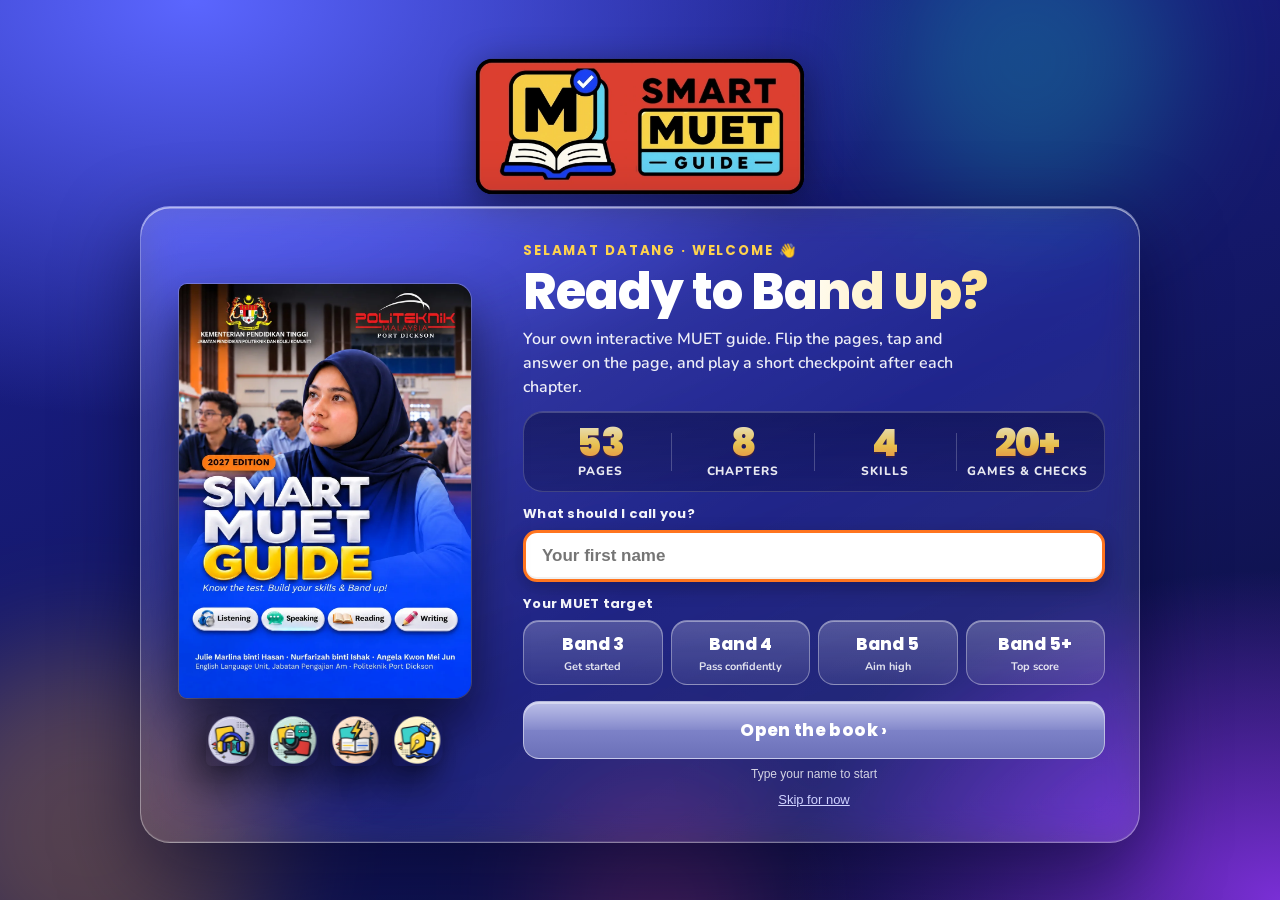
<file: index.html>
<!DOCTYPE html>
<html lang="en">
<head>
<meta charset="utf-8">
<meta name="viewport" content="width=device-width, initial-scale=1, viewport-fit=cover">
<title>Smart MUET Guide · Interactive eBook</title>
<meta name="description" content="Smart MUET Guide: an interactive flipbook with checkpoint activities after every unit.">
<link rel="icon" type="image/png" sizes="48x48" href="assets/favicon-48.png">
<link rel="apple-touch-icon" href="assets/apple-touch-icon.png">
<meta property="og:image" content="assets/icon-512.png">
<link rel="stylesheet" href="style.css?v=21">
<link rel="preconnect" href="https://fonts.googleapis.com"><link rel="preconnect" href="https://fonts.gstatic.com" crossorigin><link href="https://fonts.googleapis.com/css2?family=Poppins:wght@600;700;800;900&family=Nunito:wght@600;700;800&display=swap" rel="stylesheet">
</head>
<body>
<div id="app">

  <header class="top">
    <button id="btnToc" class="ico big" aria-label="Contents">☰ <span>Contents</span></button>
    <div class="brand">
      <img class="logo" src="assets/logo-icon.webp" alt="Smart MUET Guide" width="40" height="40">
      <div><b>Smart MUET Guide</b><small id="greet">Band Up! 2027 · Interactive eBook</small></div>
    </div>
    <div class="prog" title="Units completed"><span id="progTxt">0 / 8 units</span><i><b id="progBar"></b></i></div>
    <div class="tools">
      <button id="btnGuide" class="ico" aria-label="How to use this book" title="How to use this book">❓</button>
      <button id="btnSearch" class="ico" aria-label="Search" title="Search the guide">🔍</button>
      <div class="zoom" title="Zoom"><button id="zOut" aria-label="Zoom out">−</button><span id="zLbl">100%</span><button id="zIn" aria-label="Zoom in">+</button></div>
      <button id="btnPlay" class="ico" aria-label="Auto-flip" title="Auto-flip pages">▶</button>
      <button id="btnMark" class="ico" aria-label="Bookmark this page" title="Bookmark this page">☆</button>
      <button id="btnShare" class="ico" aria-label="Share link" title="Copy link to this page">📤</button>
      <button id="btnLinks" class="ico" aria-label="Show clickable links" title="Highlight clickable links">🔗</button>
      <button id="btnSound" class="ico" aria-label="Sound" title="Sound on/off">🔊</button>
      <button id="btnFocus" class="ico" aria-label="Full screen" title="Full screen">⛶</button>
    </div>
  </header>

  <main class="stage" id="stage">
    <button class="nav prev" id="btnPrev" aria-label="Previous page">‹</button>
    <div id="book"></div>
    <button class="nav next" id="btnNext" aria-label="Next page">›</button>
    <button id="cpBtn" class="cp" hidden></button>
    <div id="miniDock" class="mdock"></div>
    <div id="guide" class="guide" hidden role="dialog" aria-modal="true" aria-label="How to use this eBook"><div class="gcard"><div class="gtop"><span id="gStep"></span><button id="gX" class="gx" aria-label="Close">✕</button></div><div id="gBody" class="gbody"></div><div class="gdots" id="gDots"></div><div class="gnav"><button id="gBack" class="btn alt">‹ Back</button><button id="gNext" class="btn go">Next ›</button></div></div></div>
  <div id="hint" class="hint" hidden>👆 Swipe or drag a page corner to turn · tap blue links to open them</div>
    <button id="btnExit" class="exit" hidden aria-label="Exit full screen">✕</button>
  </main>

  <footer class="bar">
    <div class="navrow">
      <button class="pill" id="btnFirst" aria-label="Cover">⏮</button>
      <button class="pill" id="btnPrev2" aria-label="Previous">‹</button>
      <span class="pgin"><input id="pageIn" type="number" inputmode="numeric" min="1" max="53" value="1" aria-label="Go to page number"><span id="pgTot">/ 53</span></span>
      <button class="pill" id="btnNext2" aria-label="Next">›</button>
      <input id="slider" type="range" min="1" max="53" value="1" aria-label="Go to page">
      <span id="pageLbl" class="lbl">Cover</span>
      <button class="pill" id="btnLast" aria-label="Last page">⏭</button>
    </div>
    <div id="strip" class="strip" aria-label="Page thumbnails"></div>
    <div class="tips">Tips: swipe or use ← → to turn pages · ☰ opens the chapters · tap any blue link on a page · ☆ saves a page · 🔗 highlights every clickable area</div>
  </footer>

  <aside id="drawer" class="drawer" aria-hidden="true">
    <div class="dhead">
      <div class="tabs">
        <button class="tab on" data-tab="toc">Contents</button>
        <button class="tab" data-tab="pages">All pages</button>
        <button class="tab" data-tab="saved">⭐ Saved</button>
      </div>
      <button class="ico" id="btnCloseDrawer" aria-label="Close">✕</button>
    </div>
    <div id="tocPane" class="dbody"></div>
    <div id="pagesPane" class="dbody" hidden></div>
    <div id="savedPane" class="dbody" hidden></div>
    <div class="dfoot"><button id="btnCert" class="btn" hidden><img class="mot wig" src="assets/ic-trophy.webp" alt="" width="22" height="22"> My certificate</button> <button id="btnName" class="link">Change my name</button> · <button id="btnReset" class="link">Reset my progress</button></div>
  </aside>
  <div id="scrim" class="scrim" hidden></div>

  <div id="modal" class="modal" hidden role="dialog" aria-modal="true" aria-labelledby="mTitle">
    <div class="sheet" id="sheet"></div>
  </div>
  <div id="mediaModal" class="modal" hidden role="dialog" aria-modal="true">
    <div class="sheet media" id="mediaSheet"></div>
  </div>
  <div id="miniModal" class="modal" hidden role="dialog" aria-modal="true"><div class="sheet" id="miniSheet"></div></div>
  <div id="search" class="modal" hidden role="dialog" aria-modal="true">
    <div class="sheet srch"><div class="sbar"><span>🔍</span><input id="sInput" type="search" placeholder="Search: PREP, band, exam slip, listening…" autocomplete="off"><button class="x" id="sClose" aria-label="Close">✕</button></div><div id="sRes" class="sres"></div></div>
  </div>
  <div id="welcome" class="welcome" hidden>
    <span class="wo1"></span><span class="wo2"></span><span class="wo3"></span>
    <div class="wshell">
      <img class="wlogo" src="assets/logo-wide.webp" alt="Smart MUET Guide" width="300" height="126">
      <div class="wcard">
        <div class="wcover">
          <div class="wcv"><span class="wglow"></span><img id="wImg" alt="Smart MUET Guide cover" src="pages/p-01.webp"><span class="wsheen"></span></div>
          <div class="wskills"><img src="assets/ic-listen.webp" alt="Listening"><img src="assets/ic-speak.webp" alt="Speaking"><img src="assets/ic-read.webp" alt="Reading"><img src="assets/ic-write.webp" alt="Writing"></div>
        </div>
        <div class="wform">
          <small>SELAMAT DATANG · WELCOME 👋</small>
          <h1 id="wHi">Ready to Band Up?</h1>
          <p>Your own interactive MUET guide. Flip the pages, tap and answer on the page, and play a short checkpoint after each chapter.</p>
          <div class="winside"><span><b>53</b>pages</span><i></i><span><b>8</b>chapters</span><i></i><span><b>4</b>skills</span><i></i><span><b>20+</b>games &amp; checks</span></div>
          <label for="wName">What should I call you?</label>
          <input id="wName" type="text" maxlength="24" placeholder="Your first name" autocomplete="given-name">
          <div id="wMode" hidden></div>
          <label>Your MUET target</label>
          <div class="chips wgoal" id="wGoal"><button data-g="Band 3"><b>Band 3</b><em>Get started</em></button><button data-g="Band 4"><b>Band 4</b><em>Pass confidently</em></button><button data-g="Band 5"><b>Band 5</b><em>Aim high</em></button><button data-g="Band 5+"><b>Band 5+</b><em>Top score</em></button></div>
          <button class="btn go" id="wGo">Open the book ›</button>
          <div class="wnote" id="wNote">Takes 1 minute to set up</div>
          <button class="link" id="wSkip">Skip for now</button>
        </div>
      </div>
    </div>
  </div>
  <div id="confetti" aria-hidden="true"></div>
  <div id="toast" class="toast" hidden></div>
</div>

<script src="lib/page-flip.browser.js"></script>
<script src="activities.js"></script>
<script src="links.js"></script>
<script src="widgets.js"></script>
<script src="app.js"></script>
</body>
</html>
</file>
<file: style.css>
:root{
  --blue:#3542E8; --orange:#FF751F; --teal:#00A88E; --magenta:#C80DA0; --yellow:#FFD919;
  --ink:#17151E; --muted:#5E5868; --soft:#F3F0FB; --ok:#12936B; --bad:#D8334A;
  --bg1:#1d2160; --bg2:#0d0f2c;
  --bar:64px; --top:58px;
}
[hidden]{display:none!important}
*{box-sizing:border-box;-webkit-tap-highlight-color:transparent}
html,body{height:100%;margin:0}
body{font-family:Inter,"Segoe UI",Roboto,Arial,sans-serif;color:var(--ink);background:var(--bg2);overflow:hidden;
  -webkit-text-size-adjust:100%}
button{font:inherit;cursor:pointer;border:0;color:inherit}
#app{height:100vh;height:100dvh;display:flex;flex-direction:column;
  background:radial-gradient(ellipse at 50% 35%,#2b3190 0%,var(--bg1) 38%,var(--bg2) 100%)}

/* ---------- top bar ---------- */
.top{height:var(--top);display:flex;align-items:center;gap:14px;padding:0 14px;color:#fff;
  background:rgba(8,9,30,.55);backdrop-filter:blur(8px);flex:none;z-index:5}
.brand{display:flex;align-items:center;gap:10px;min-width:0}
.logo{width:40px;height:40px;object-fit:contain;flex:none;filter:drop-shadow(0 2px 4px rgba(0,0,0,.35))}
.brand b{display:block;font-size:15px;line-height:1.1;white-space:nowrap}
.brand small{display:block;font-size:11px;opacity:.7;white-space:nowrap;overflow:hidden;text-overflow:ellipsis}
.prog{margin-left:auto;display:flex;align-items:center;gap:8px;font-size:12px;opacity:.95}
.prog i{display:block;width:90px;height:8px;border-radius:99px;background:rgba(255,255,255,.2);overflow:hidden}
.prog b{display:block;height:100%;width:0;background:linear-gradient(90deg,var(--teal),var(--yellow));transition:width .4s}
.tools{display:flex;gap:6px}
.ico{min-width:40px;height:40px;border-radius:12px;background:rgba(255,255,255,.12);color:#fff;font-size:18px;padding:0 10px}
.ico:hover{background:rgba(255,255,255,.22)}
.ico.big{font-size:14px;font-weight:700;background:var(--blue)}
.ico.on{background:var(--orange)}

/* ---------- stage ---------- */
.stage{position:relative;flex:1;min-height:0;display:flex;align-items:center;justify-content:center;padding:10px 54px}
#book{width:100%;height:100%;max-width:1500px;margin:0 auto}
.stf__parent{margin:0 auto}
.page{background:#fff;overflow:hidden;position:relative}
.page img.pg{position:absolute;inset:0;width:100%;height:100%;display:block;pointer-events:none;
  -webkit-user-drag:none;user-select:none;background:#fff}
.page .shade{position:absolute;top:0;bottom:0;width:6%;pointer-events:none}
.page.left .shade{right:0;background:linear-gradient(270deg,rgba(0,0,0,.14),transparent)}
.page.right .shade{left:0;background:linear-gradient(90deg,rgba(0,0,0,.14),transparent)}
.hot{position:absolute;display:block;border-radius:8px;background:transparent;z-index:3;cursor:pointer;text-decoration:none}
.hot:hover{background:rgba(255,117,31,.20)}
.show-hots .hot{background:rgba(255,117,31,.22);outline:2px dashed var(--orange)}
.hot.media{display:flex;align-items:center;justify-content:center;gap:6px;background:var(--orange);color:#fff;font-weight:800;
  font-size:clamp(10px,1.25vw,15px);box-shadow:0 4px 12px rgba(0,0,0,.28);border-radius:99px;white-space:nowrap}
.hot.media:hover{background:#ff8c42}
.hot.media.playing{background:var(--bad)}

.nav{position:absolute;top:50%;transform:translateY(-50%);width:44px;height:84px;border-radius:14px;background:rgba(255,255,255,.14);
  color:#fff;font-size:36px;line-height:1;z-index:4;display:grid;place-items:center}
.nav:hover{background:rgba(255,255,255,.3)}
.nav.prev{left:6px}.nav.next{right:6px}
.nav[disabled]{opacity:.25;cursor:default}

.cp{position:absolute;left:14px;bottom:14px;z-index:8;padding:14px 22px;border-radius:99px;
  background:#C94A00;color:#fff;font-weight:800;font-size:16px;box-shadow:0 10px 30px rgba(0,0,0,.4);animation:pulse 1.6s infinite}
.cp.done{background:#00806C;animation:none}
@keyframes pulse{0%,100%{box-shadow:0 10px 30px rgba(0,0,0,.4),0 0 0 0 rgba(201,74,0,.55)}50%{box-shadow:0 10px 30px rgba(0,0,0,.4),0 0 0 12px rgba(201,74,0,0)}}
.hint{position:absolute;top:10px;left:50%;transform:translateX(-50%);z-index:6;background:rgba(0,0,0,.72);color:#fff;
  padding:9px 16px;border-radius:99px;font-size:13px;max-width:90%;text-align:center}
.exit{position:absolute;top:10px;right:10px;z-index:7;width:42px;height:42px;border-radius:50%;background:rgba(0,0,0,.6);color:#fff;font-size:18px}
.focus .top,.focus .bar{display:none}
.focus .stage{padding:6px 54px}

/* ---------- bottom bar ---------- */
.bar{height:var(--bar);flex:none;display:flex;align-items:center;gap:12px;padding:0 16px;background:rgba(8,9,30,.55);
  backdrop-filter:blur(8px);color:#fff}
.pill{width:44px;height:40px;border-radius:12px;background:rgba(255,255,255,.12);color:#fff;font-size:16px}
.lbl{min-width:112px;text-align:center;font-weight:700;font-size:14px}
#slider{flex:1;accent-color:var(--orange);height:32px}

/* ---------- drawer ---------- */
.drawer{position:fixed;top:0;left:0;bottom:0;width:min(420px,92vw);background:#fff;z-index:30;transform:translateX(-105%);
  transition:transform .28s;display:flex;flex-direction:column;box-shadow:10px 0 40px rgba(0,0,0,.35)}
.drawer.open{transform:none}
.scrim{position:fixed;inset:0;background:rgba(0,0,0,.5);z-index:25}
.dhead{display:flex;align-items:center;justify-content:space-between;padding:12px;border-bottom:1px solid #e7e3f3}
.dhead .ico{background:var(--soft);color:var(--ink)}
.tabs{display:flex;gap:6px}
.tab{padding:9px 14px;border-radius:10px;background:var(--soft);font-weight:700;font-size:14px}
.tab.on{background:var(--blue);color:#fff}
.dbody{flex:1;overflow:auto;padding:10px 12px 20px}
.dfoot{padding:10px 14px;border-top:1px solid #e7e3f3;text-align:center}
.link{background:none;color:var(--muted);text-decoration:underline;font-size:13px}
.toc-sec{font-size:11px;letter-spacing:.12em;text-transform:uppercase;color:var(--muted);margin:14px 4px 6px;font-weight:800}
.toc-row{display:flex;align-items:center;gap:12px;width:100%;text-align:left;padding:11px;margin-bottom:8px;border-radius:14px;background:var(--soft)}
.toc-row:hover{background:#e8e3fb}
.toc-ic{width:42px;height:42px;border-radius:12px;display:grid;place-items:center;font-size:21px;color:#fff;flex:none}
.toc-row b{display:block;font-size:15px}
.toc-row small{color:var(--muted);font-size:12px}
.toc-st{margin-left:auto;font-size:12px;font-weight:800;padding:5px 10px;border-radius:99px;background:#fff;white-space:nowrap}
.toc-st.ok{background:#d9f5ec;color:var(--ok)}
.toc-st.todo{background:#fff1e6;color:#c4570b}
.toc-st.lock{background:#eee;color:#777}
.thumbs{display:grid;grid-template-columns:repeat(3,1fr);gap:10px}
.thumb{background:var(--soft);border-radius:10px;padding:5px;text-align:center;font-size:12px;font-weight:700}
.thumb img{display:block;width:100%;aspect-ratio:1000/1414;object-fit:cover;border-radius:6px;background:#fff}
.thumb.cur{outline:3px solid var(--orange)}

/* ---------- modal / checkpoint ---------- */
.modal{position:fixed;inset:0;z-index:40;background:rgba(5,6,22,.72);display:grid;place-items:center;padding:12px;overflow:auto}
.sheet{background:#fff;width:min(760px,100%);max-height:calc(100dvh - 24px);border-radius:24px;display:flex;flex-direction:column;
  box-shadow:0 30px 80px rgba(0,0,0,.5);overflow:hidden;animation:pop .25s}
@keyframes pop{from{transform:scale(.94);opacity:0}to{transform:none;opacity:1}}
.mhead{padding:16px 18px 12px;color:#fff;display:flex;gap:12px;align-items:center}
.mhead .em{font-size:30px}
.mhead h2{margin:0;font-size:19px;line-height:1.15}
.mhead small{opacity:.85}
.mhead .x{margin-left:auto;width:38px;height:38px;border-radius:50%;background:rgba(255,255,255,.2);color:#fff;font-size:17px;flex:none}
.steps{display:flex;gap:6px;padding:10px 14px;background:var(--soft)}
.step{flex:1;text-align:center;padding:8px 4px;border-radius:12px;font-size:12px;font-weight:800;background:#fff;color:var(--muted);border:2px solid transparent}
.step.cur{border-color:var(--blue);color:var(--blue)}
.step.done{background:#d9f5ec;color:var(--ok)}
.step span{display:block;font-size:17px}
.mbody{padding:16px 18px;overflow:auto;flex:1}
.mfoot{display:flex;gap:10px;align-items:center;justify-content:space-between;padding:12px 18px;border-top:1px solid #e7e3f3;background:#fff}
.btn{padding:12px 20px;border-radius:14px;font-weight:800;background:var(--blue);color:#fff;font-size:15px}
.btn.alt{background:var(--soft);color:var(--ink)}
.btn.go{background:var(--teal)}
.btn[disabled]{opacity:.4;cursor:not-allowed}
.sc{font-weight:800;color:var(--muted);font-size:14px}
.intro{color:var(--muted);margin:0 0 12px;font-size:14px}

.q{background:var(--soft);border-radius:16px;padding:14px;margin-bottom:12px}
.q .qt{font-weight:700;margin-bottom:10px;line-height:1.35}
.q .qt i{font-style:normal;color:var(--blue);margin-right:6px}
.say{display:inline-flex;align-items:center;gap:6px;background:var(--orange);color:#fff;border-radius:99px;padding:7px 14px;font-weight:800;margin-bottom:10px;font-size:14px}
.say.playing{background:var(--bad)}
.opts{display:grid;gap:8px}
.opt{display:flex;gap:10px;align-items:center;text-align:left;padding:12px 14px;border-radius:12px;background:#fff;border:2px solid #e0dbf2;font-size:15px;min-height:46px}
.opt:hover:not([disabled]){border-color:var(--blue)}
.opt b{width:26px;height:26px;border-radius:50%;background:var(--soft);display:grid;place-items:center;font-size:12px;flex:none}
.opt.ok{background:#d9f5ec;border-color:var(--ok)}
.opt.bad{background:#fde4e8;border-color:var(--bad)}
.opt[disabled]{cursor:default}
.tfrow{display:grid;grid-template-columns:1fr 1fr;gap:8px}
.tfrow .opt{justify-content:center;font-weight:800}
.why{margin-top:10px;font-size:13.5px;padding:9px 12px;border-radius:10px;background:#fff;border-left:4px solid var(--blue)}
.why.ok{border-color:var(--ok)}.why.bad{border-color:var(--bad)}
.fillq{line-height:2.3}
.fillq input{font:inherit;font-weight:700;width:9.5em;max-width:100%;padding:6px 10px;border-radius:10px;border:2px solid #cfc8ea;margin:0 4px;text-align:center;background:#fff}
.fillq input:focus{outline:none;border-color:var(--blue)}
.fillq input.ok{border-color:var(--ok);background:#d9f5ec}
.fillq input.bad{border-color:var(--bad);background:#fde4e8}
.mt{display:grid;grid-template-columns:1fr 1fr;gap:10px 14px}
.mt h4{grid-column:1/-1;margin:0;font-size:12px;color:var(--muted);letter-spacing:.08em;text-transform:uppercase}
.mi{padding:12px;border-radius:12px;background:var(--soft);border:3px solid transparent;font-weight:700;font-size:14px;text-align:left;min-height:50px;position:relative}
.mi.sel{border-color:var(--blue);background:#e9ecff}
.mi.c0{background:#dfe3ff}.mi.c1{background:#d6f4ec}.mi.c2{background:#ffe9d9}.mi.c3{background:#f8dcf2}.mi.c4{background:#fff4c2}.mi.c5{background:#e2e2e8}
.mi.c0{border-color:#3542E8}.mi.c1{border-color:#00A88E}.mi.c2{border-color:#FF751F}.mi.c3{border-color:#C80DA0}.mi.c4{border-color:#E0B400}.mi.c5{border-color:#777}
.mi.ok{outline:3px solid var(--ok)}.mi.bad{outline:3px solid var(--bad)}
.mi em{display:block;font-style:normal;font-weight:600;font-size:12px;color:var(--bad);margin-top:4px}
.result{text-align:center;padding:10px 0}
.medal{font-size:64px}
.result h3{margin:6px 0;font-size:24px}
.bk{display:grid;gap:8px;margin:14px auto;max-width:420px;text-align:left}
.bk div{display:flex;justify-content:space-between;background:var(--soft);padding:10px 14px;border-radius:12px;font-weight:700}
.note{font-size:13px;color:var(--muted)}
.sheet.media{width:min(860px,100%)}
.sheet.media .mbody{padding:0;background:#000}
.sheet.media iframe,.sheet.media video{width:100%;aspect-ratio:16/9;border:0;display:block;background:#000}
.sheet.media audio{width:100%;display:block;background:#fff;padding:14px}
.toast{position:fixed;left:50%;bottom:90px;transform:translateX(-50%);background:#17151E;color:#fff;padding:12px 18px;border-radius:14px;z-index:60;
  max-width:90vw;box-shadow:0 10px 30px rgba(0,0,0,.4);font-size:14px;text-align:center}

@media (max-width:760px){
  .brand small,.prog i,.ico.big span{display:none}
  .stage{padding:6px 6px}
  .nav{width:34px;height:64px;font-size:28px;opacity:.7}
  .nav.prev{left:2px}.nav.next{right:2px}
  .lbl{min-width:84px;font-size:12px}
  .mt{grid-template-columns:1fr}
}

@media print{.top,.bar,.nav,.cp{display:none}}

/* =====================  v2 · friendlier shell  ===================== */
:root{--bar:auto}
#app{background:radial-gradient(ellipse at 50% 30%,#3a44c9 0%,#242a85 34%,#0f1236 100%)}
.top{gap:10px}
.tools{display:flex;gap:6px;align-items:center;overflow-x:auto;scrollbar-width:none;max-width:100%}
.tools::-webkit-scrollbar{display:none}
.tools>*{flex:none}
.zoom{display:flex;align-items:center;background:rgba(255,255,255,.12);border-radius:12px;height:40px;color:#fff}
.zoom button{background:none;width:34px;height:40px;font-size:20px;font-weight:700}
.zoom span{min-width:46px;text-align:center;font-size:12px;font-weight:700;cursor:pointer}
.stage{overflow:auto;display:flex;padding:10px 54px 4px;scrollbar-width:thin}
.stage #book{flex:none;margin:auto}
.stage.zoomed{cursor:grab}
.stage:not(.zoomed) #book{width:100%;height:100%}
/* soft paper shadow under the book */

.bar{height:auto;flex-direction:column;align-items:stretch;gap:6px;padding:8px 14px 6px}
.navrow{display:flex;align-items:center;gap:8px}
.pgin{display:flex;align-items:center;gap:6px;font-weight:700;font-size:14px;background:rgba(255,255,255,.12);border-radius:12px;padding:0 10px;height:40px}
.pgin input{width:52px;height:30px;border-radius:8px;border:2px solid rgba(255,255,255,.35);background:#fff;color:var(--ink);text-align:center;font:800 15px inherit;-moz-appearance:textfield}
.pgin input::-webkit-outer-spin-button,.pgin input::-webkit-inner-spin-button{-webkit-appearance:none;margin:0}
.lbl{min-width:96px}
.strip{display:flex;gap:8px;overflow-x:auto;padding:4px 2px 6px;scrollbar-width:none}
.strip::-webkit-scrollbar{display:none}
.st{position:relative;flex:none;width:44px;height:62px;padding:0;border-radius:6px;background:#fff;overflow:hidden;opacity:.85;border:2px solid transparent}
.st img{width:100%;height:100%;object-fit:cover;display:block}
.st em{position:absolute;left:0;right:0;bottom:0;background:rgba(23,21,30,.78);color:#fff;font:700 10px/14px Arial;text-align:center}
.st .flag{position:absolute;top:1px;right:1px;font-size:11px;font-style:normal}
.st.cur{opacity:1;border-color:var(--orange);transform:translateY(-3px);box-shadow:0 6px 14px rgba(0,0,0,.4)}
.st.cur em{background:var(--orange)}
.st.lock{filter:grayscale(1) brightness(.6)}
.st.lock::after{content:"🔒";position:absolute;top:18px;left:0;right:0;text-align:center;font-size:15px}
.tips{font-size:11.5px;color:rgba(255,255,255,.7);text-align:center;white-space:nowrap;overflow:hidden;text-overflow:ellipsis}
.focus .bar{display:none}

/* drawer */
.tochead{background:linear-gradient(135deg,var(--blue),#6a3fe0);color:#fff;border-radius:16px;padding:14px 16px;margin-bottom:6px}
.tochead b{display:block;font-size:18px}.tochead small{opacity:.9}
.toc-mini{display:flex;justify-content:space-between;align-items:center;width:100%;padding:11px 14px;margin-bottom:6px;border-radius:12px;background:var(--soft);font-weight:700;font-size:14px;text-align:left}
.toc-mini small{color:var(--muted)}
.toc-mini.cur{background:#5b34cf;color:#fff}.toc-mini.cur small{color:#e6dcff}
.unit-card{border-radius:16px;background:var(--soft);margin-bottom:10px;padding:4px 4px 6px;border:2px solid transparent}
.unit-card.cur{border-color:#5b34cf;background:#efe9ff}
.unit-main{display:flex;align-items:center;gap:12px;width:100%;text-align:left;padding:10px 10px 4px;background:none}
.unit-num{font:900 28px/1 Arial;min-width:38px}
.unit-t{flex:1;min-width:0}.unit-t b{display:block;font-size:15px}.unit-t small{color:var(--muted);font-size:12px}
.unit-card .link{margin:0 0 4px 58px}
.empty{color:var(--muted);text-align:center;padding:26px 14px;line-height:1.5}
.saved-row{display:flex;gap:8px;align-items:center;margin-bottom:8px}
.saved-go{flex:1;display:flex;gap:12px;align-items:center;background:var(--soft);border-radius:12px;padding:8px;text-align:left}
.saved-go img{width:42px;aspect-ratio:1000/1414;object-fit:cover;border-radius:4px}
.saved-go b{display:block}.saved-go small{color:var(--muted)}
.dfoot .btn{margin-bottom:8px}

/* search */
.srch{width:min(560px,100%);max-height:80dvh;background:#fff}
.sbar{display:flex;align-items:center;gap:10px;padding:12px 14px;border-bottom:1px solid #e7e3f3;font-size:18px}
.sbar input{flex:1;border:0;outline:0;font-size:17px;padding:8px 2px;background:none;color:var(--ink)}
.sbar .x{width:36px;height:36px;border-radius:50%;background:var(--soft);font-size:15px}
.sres{overflow:auto;padding:8px 10px 14px}
.sr{display:grid;grid-template-columns:1fr auto;gap:2px 10px;width:100%;text-align:left;padding:11px 12px;border-radius:12px;background:var(--soft);margin-bottom:8px}
.sr small{grid-column:1;color:var(--muted)}.sr span{grid-row:1/3;grid-column:2;align-self:center;font-weight:800;color:var(--blue)}

/* welcome */
.welcome{position:fixed;inset:0;z-index:60;display:grid;place-items:center;padding:14px;overflow:auto;
  background:radial-gradient(ellipse at 30% 20%,#4a55f0,#1d2160 55%,#0b0d28)}
.wcard{display:grid;grid-template-columns:minmax(0,300px) minmax(0,1fr);gap:28px;align-items:center;max-width:860px;width:100%;color:#fff}
.wcover{perspective:900px}
.wcover img{width:100%;display:block;border-radius:6px 14px 14px 6px;box-shadow:-10px 14px 40px rgba(0,0,0,.55),inset 6px 0 8px rgba(0,0,0,.2);
  transform:rotateY(-14deg);animation:floaty 4s ease-in-out infinite;transform-origin:left center}
@keyframes floaty{0%,100%{transform:rotateY(-14deg) translateY(0)}50%{transform:rotateY(-9deg) translateY(-8px)}}
.wform small{letter-spacing:.14em;font-weight:800;color:var(--yellow)}
.wform h1{margin:4px 0 8px;font-size:clamp(28px,5vw,42px);line-height:1.05}
.wform p{margin:0 0 14px;opacity:.9;line-height:1.5}
.wform label{display:block;font-weight:700;font-size:14px;margin:12px 0 6px}
.wform input{width:100%;padding:14px 16px;border-radius:14px;border:0;font-size:18px;font-weight:700;color:var(--ink)}
.chips{display:flex;gap:8px;flex-wrap:wrap}
.chips button{padding:10px 16px;border-radius:99px;background:rgba(255,255,255,.14);color:#fff;font-weight:700}
.chips button.on{background:var(--orange)}
.wform .btn{margin-top:18px;width:100%;padding:15px;font-size:17px}
.wform .link{display:block;margin:10px auto 0;color:#cfd3ff}
@media(max-width:640px){.wcard{grid-template-columns:1fr;gap:14px}.wcover{max-width:170px;margin:0 auto}}

/* confetti */
#confetti{position:fixed;inset:0;pointer-events:none;z-index:80;overflow:hidden}
#confetti i{position:absolute;top:-20px;border-radius:2px;animation:fall linear forwards}
@keyframes fall{to{transform:translateY(105vh) rotate(720deg);opacity:.9}}

/* small screens */
@media(max-width:720px){
  .brand small{max-width:150px}.prog i{width:50px}.prog{display:none}
  .zoom,#btnShare,#btnLinks{display:none}
  .ico.big span{display:none}
  .stage{padding:6px 6px 2px}.nav{width:30px;height:60px;font-size:26px}
  .tips{display:none}.lbl{display:none}
  .st{width:38px;height:54px}
}
@media(max-width:720px){
  .brand>div{display:none}
  .top{padding:0 10px}.tools{flex:1;justify-content:flex-end}
  .ico{min-width:38px;padding:0 8px}
  #slider{display:none}
  .navrow{justify-content:center;gap:10px}
}
@media(max-width:720px){.tools #btnLinks,.tools #btnShare{display:none}}

/* ---------- on-page mini activity buttons + mini sheets ---------- */
.hot.mini{display:flex;align-items:center;justify-content:center;gap:6px;background:linear-gradient(135deg,var(--mc,#3542E8),#17151E 190%);color:#fff;font-weight:800;
  font-size:clamp(9px,1.45vw,17px);border-radius:99px;white-space:nowrap;box-shadow:0 6px 16px rgba(0,0,0,.3);border:2px solid #fff;padding:0 10px;animation:nudge 2.6s ease-in-out infinite}
.hot.mini:hover{filter:brightness(1.1);background:linear-gradient(135deg,var(--mc,#3542E8),#17151E 190%)}
.hot.mini.done{background:#12936B;animation:none}
@keyframes nudge{0%,88%,100%{transform:scale(1)}94%{transform:scale(1.05)}}
.opt.sel{outline:3px solid var(--blue);background:#eef0ff}
.chips.light button{background:var(--soft);color:var(--ink)}.chips.light button.on{background:var(--blue);color:#fff}
.chips.light{margin:0 0 10px}
.tx{background:#f7f5fd;border-radius:14px;padding:10px 14px;margin:10px 0;line-height:1.5;font-size:15px}
.tx p{margin:4px 0}
.fld{margin:10px 0}.fld label{display:block;font-size:15px;margin-bottom:4px}.fld small{display:block;color:var(--muted);font-weight:400}
.mbody textarea{width:100%;padding:10px 12px;border-radius:12px;border:2px solid #ddd8ee;font:inherit;resize:vertical;color:var(--ink)}
.mbody textarea:focus{outline:0;border-color:var(--blue)}
.ticks{display:grid;gap:6px;margin:6px 0 10px}
.tick{display:flex;gap:10px;align-items:center;background:var(--soft);border-radius:12px;padding:12px;font-size:15px;min-height:48px}
.tick input{width:22px;height:22px;flex:none}
.slots{display:grid;gap:8px;margin:8px 0 12px}
.slot{text-align:left;padding:12px;border-radius:14px;border:2px dashed #c9c2e6;background:#fff;min-height:56px;color:var(--muted)}
.slot b{display:block;color:var(--ink);font-size:13px}.slot.full{border-style:solid;border-color:var(--blue);color:var(--ink);background:#eef0ff}
.slot.ok{border-color:var(--ok);background:#e2f7ef}.slot.bad{border-color:var(--bad);background:#fde8ec}
.stepper{display:flex;gap:6px;flex-wrap:wrap;margin-bottom:10px;font-size:12px;font-weight:700}
.stepper span{padding:6px 10px;border-radius:99px;background:var(--soft);color:var(--muted)}
.stepper .cur{background:var(--blue);color:#fff}.stepper .ok{background:#d9f5ec;color:var(--ok)}
.topic{background:#fff6dc;border-radius:12px;padding:10px 14px;margin-bottom:10px}
.timer{font:800 34px Arial;text-align:center;padding:10px;color:var(--blue)}.timer.rec{color:var(--bad)}
.modebox{background:var(--soft);border-radius:14px;padding:12px;margin:10px 0}.modebox small{display:block;color:var(--muted);margin-top:4px}
.mbody audio{width:100%;margin:6px 0}
@media(max-width:720px){.hot.mini{font-size:clamp(8px,2.5vw,13px);padding:0 4px}}
.stage:not(.zoomed){overflow:clip}
.page .hot{pointer-events:none}
.page.vis .hot{pointer-events:auto}
.page:not(.vis){pointer-events:none}

/* floating activity cards */
.mdock{position:absolute;right:14px;bottom:14px;z-index:7;display:flex;flex-direction:column;gap:10px;align-items:flex-end;max-width:min(380px,46vw)}
.mcard{display:flex;align-items:center;gap:12px;text-align:left;background:#fff;color:#17151E;border:2px solid var(--mc,#3542E8);border-radius:20px;padding:10px 16px 10px 10px;box-shadow:0 8px 22px rgba(0,0,0,.35);cursor:pointer;animation:nudge 2.8s ease-in-out infinite}
.mcard:hover{transform:translateY(-2px)}
.mcard .mic{flex:none;width:44px;height:44px;border-radius:50%;background:var(--mc,#3542E8);color:#fff;display:grid;place-items:center;font-size:18px}
.mcard .mtx b{display:block;font-size:15px;line-height:1.25;font-weight:800}
.mcard .mtx small{display:block;font-size:13px;font-weight:600;color:#4a4757;margin-top:2px}
.mcard.done{border-color:#12936B;animation:none}.mcard.done .mic{background:#12936B}
@media(max-width:720px){.mdock{left:8px;right:8px;bottom:64px;max-width:none;align-items:stretch}.mcard .mtx b{font-size:13px}.mcard .mic{width:36px;height:36px}}

.wlogo{display:block;width:min(260px,70%);height:auto;margin:0 0 14px;filter:drop-shadow(0 6px 14px rgba(0,0,0,.35))}
@media(max-width:640px){.wlogo{margin:0 auto 10px;width:200px}}

/* motion icons */
.mot{display:inline-block;width:1.4em;height:1.4em;object-fit:contain;vertical-align:middle;margin-right:8px;transform-origin:50% 80%;-webkit-user-drag:none;user-select:none}
.mot.big{width:96px;height:96px;margin:0}
.mot.wig{animation:wig 3.2s ease-in-out infinite}
.mot.wob{animation:wob 2.4s ease-in-out infinite}
.mot.pop{animation:popin .7s cubic-bezier(.2,1.6,.4,1) both,shine 3.5s 1s ease-in-out infinite}
@keyframes wig{0%,70%,100%{transform:rotate(0) scale(1)}76%{transform:rotate(-12deg) scale(1.08)}82%{transform:rotate(10deg) scale(1.08)}88%{transform:rotate(-6deg)}94%{transform:rotate(3deg)}}
@keyframes wob{0%,60%,100%{transform:translateY(0) rotate(0)}70%{transform:translateY(-4px) rotate(-8deg)}80%{transform:translateY(0) rotate(7deg)}90%{transform:rotate(-3deg)}}
@keyframes popin{0%{transform:scale(.2) rotate(-25deg);opacity:0}100%{transform:scale(1) rotate(0);opacity:1}}
@keyframes shine{0%,80%,100%{filter:none}88%{filter:brightness(1.25) drop-shadow(0 0 6px #FFD34D)}}
.mcard .mic{background:#fff;border:2px solid var(--mc,#3542E8);width:50px;height:50px;overflow:visible}
.mcard .mic .mot{width:36px;height:36px;margin:0}
.mcard.done .mic{border-color:#12936B;background:#E9F8F1}
.mcard:hover .mic .mot{animation:wig .7s ease-in-out}
.cp .mot{width:26px;height:26px;margin-right:10px;background:#fff;border-radius:7px;padding:2px}
.btn .mot{margin-right:6px;vertical-align:-5px}
.brand .logo{transition:transform .4s cubic-bezier(.2,1.6,.4,1)}
.brand:hover .logo{transform:rotate(-8deg) scale(1.12)}
.wlogo{animation:popin .8s cubic-bezier(.2,1.6,.4,1) both,wfloat 4.5s 1s ease-in-out infinite}
@keyframes wfloat{0%,100%{transform:translateY(0)}50%{transform:translateY(-6px)}}
@media(prefers-reduced-motion:reduce){.mot,.wlogo,.mcard{animation:none!important}}

.page.blank{background:transparent!important;box-shadow:none!important}
.page.blank *{display:none}
.top{gap:10px}
#btnToc{flex:none}

/* ===== clean white shell ===== */
:root{--bg1:#fff;--bg2:#fff}
body,#app{background:#fff!important;color:var(--ink)}
#book,.stage{background:#fff}
.top{background:#fff!important;color:var(--ink)!important;backdrop-filter:none;border-bottom:1px solid #ECE9F4}
.brand small{opacity:1;color:var(--muted)}
.prog,.prog span{color:var(--muted);opacity:1}
.prog i{background:#ECE9F4}
.ico{background:#F3F0FB;color:var(--ink)}.ico:hover{background:#E6E0F7}
.ico.big{background:var(--blue);color:#fff}.ico.on{background:var(--orange);color:#fff}
.zoom{background:#F3F0FB;color:var(--ink)}.zoom button{color:var(--ink)}
.nav{background:#fff;color:var(--ink);box-shadow:0 4px 16px rgba(23,21,30,.18);border:1px solid #ECE9F4}
.nav:hover{background:#F3F0FB}
.bar{background:#fff!important;color:var(--ink)!important;backdrop-filter:none;border-top:1px solid #ECE9F4}
.pill{background:#F3F0FB;color:var(--ink)}.pill:hover{background:#E6E0F7}
.pgin{background:#F3F0FB;color:var(--ink)}.pgin input{border:2px solid #D9D3EA}
.lbl{color:var(--ink)}
.tips{color:var(--muted)}
.page{box-shadow:0 0 0 1px #E4E0EE}
.stf__parent{filter:drop-shadow(0 10px 24px rgba(23,21,30,.20))}
#book{transition:opacity .23s ease}
.stage.xfade #book{opacity:0}
.thumb,.st{border-color:#D9D3EA}
/* welcome screen on white */
.welcome,#welcome{background:#fff!important}
.wcard,.wcard *{color:var(--ink)}
.wcard h1,.wcard h2{color:var(--ink)}
.wcard small{color:var(--muted)!important}
.chips button{background:#F3F0FB;color:var(--ink)}.chips button.on{background:var(--blue);color:#fff}
.wcard .btn,.wcard .btn *{color:#fff}.wcard .link{color:var(--blue)}
.mcard{box-shadow:0 6px 20px rgba(23,21,30,.18)}
.hint{background:rgba(23,21,30,.85)}
.exit{background:rgba(23,21,30,.7)}
:root{color-scheme:light}

.mrow{display:grid;grid-template-columns:minmax(90px,1fr) minmax(0,2fr) auto;gap:10px;align-items:center;background:var(--soft);border-radius:14px;padding:10px 12px;margin-bottom:8px}
.mrow b{font-size:15px}.msel{width:100%;padding:10px;border-radius:10px;border:2px solid #D9D3EA;background:#fff;font:600 14px inherit;color:var(--ink)}
.mrow.ok{background:#E9F8F1}.mrow.bad{background:#FDECEF}.mk{font-weight:800;font-size:13px;color:var(--ok)}.mrow.bad .mk{color:var(--bad)}
.btn.bonus{background:linear-gradient(135deg,var(--orange),#ff9a3d)}
@media(max-width:560px){.mrow{grid-template-columns:1fr}}

@media(max-width:720px){.cp{left:50%;transform:translateX(-50%);bottom:12px;max-width:calc(100vw - 16px)}.mdock{bottom:76px}}
.stage{touch-action:pan-x pan-y}
.stage.gest #book{pointer-events:none}

/* on-page widgets */
.wl{position:absolute;inset:0;z-index:4;pointer-events:none}
.page.vis .wl>*{pointer-events:auto}
.wo{position:absolute;margin:0;padding:0;border:0;border-radius:10px;background:transparent;cursor:pointer;font:800 clamp(10px,2.6vw,22px)/1 Inter,system-ui,sans-serif;color:#fff;display:flex;align-items:center;justify-content:flex-end;padding-right:6px;box-sizing:border-box;-webkit-tap-highlight-color:transparent}
.wo:hover{background:rgba(53,66,232,.12)}
.wo.ok{background:rgba(18,147,107,.30);outline:3px solid #12936B;color:#0b6b4f}
.wo.bad{background:rgba(214,48,49,.28);outline:3px solid #D63031;color:#a31f20}
.wo.reveal{outline:3px dashed #12936B;color:#0b6b4f;background:rgba(18,147,107,.14)}
.wo.sm{justify-content:center;padding:0}
.wo.pl{border-radius:25px}
.wk{justify-content:center;padding:0;font-size:clamp(14px,3.6vw,30px);color:#0b6b4f}
.wk.on{background:rgba(18,147,107,.22);outline:2px solid #12936B}
.wi{position:absolute;box-sizing:border-box;border:2px solid #3542E8;border-radius:8px;background:rgba(255,255,255,.92);font:600 clamp(10px,2.4vw,19px) Inter,system-ui,sans-serif;color:#17151E;padding:0 8px;pointer-events:auto}
.wv,.wsn{position:absolute;display:flex;align-items:center;justify-content:center;font:800 clamp(10px,2.6vw,22px) Inter,system-ui,sans-serif;color:#17151E;border-radius:8px;white-space:nowrap;overflow:hidden}
.wr{position:absolute;display:flex;gap:6px;justify-content:flex-start}
.wst{position:static;flex:1;background:rgba(255,255,255,.7);color:#C94A00;justify-content:center;padding:0;font-size:clamp(14px,3.6vw,30px);outline:2px solid #C94A00}
.wst.on{background:#ffe08a}
.wreset{position:absolute;right:2%;top:1%;z-index:6;border:0;border-radius:20px;background:#17151E;color:#fff;font:700 clamp(9px,2.2vw,14px) Inter,system-ui,sans-serif;padding:6px 12px;opacity:.85;cursor:pointer;pointer-events:auto}

.wv,.wsn{font-size:clamp(9px,1.9vw,17px);padding:0 4px;text-overflow:ellipsis}
.wsn.tl{font-size:clamp(11px,2.6vw,24px)}
.wsn:not(.tl){color:#C94A00;font-size:clamp(11px,2.2vw,22px)}
.wi{font-size:clamp(9px,1.7vw,15px);line-height:1;padding:0 6px}
.wi::placeholder{color:#8a8fb0;font-size:.85em}
.wsn.tb{font-size:clamp(10px,1.8vw,17px)}

/* how-to-use guide */
.guide{position:fixed;inset:0;z-index:60;background:rgba(23,21,30,.72);display:flex;align-items:center;justify-content:center;padding:12px}
.guide[hidden]{display:none}
.gcard{background:#fff;color:#17151E;border-radius:22px;width:min(640px,100%);max-height:calc(100vh - 24px);display:flex;flex-direction:column;box-shadow:0 30px 80px rgba(0,0,0,.5);overflow:hidden}
.gtop{display:flex;justify-content:space-between;align-items:center;padding:12px 16px;background:#3542E8;color:#fff;font-weight:800;font-size:14px}
.gx{border:0;background:rgba(255,255,255,.2);color:#fff;width:34px;height:34px;border-radius:50%;font-size:16px;cursor:pointer}
.gbody{padding:18px 22px;overflow:auto;font:500 16px/1.5 Inter,system-ui,sans-serif}
.gbody h2{margin:0 0 6px;font-size:24px;line-height:1.2}
.gbody .big{font-size:44px;line-height:1;margin-bottom:6px}
.gbody ul{margin:8px 0;padding-left:20px}.gbody li{margin:5px 0}
.gbody .tag{display:inline-block;background:#FFE08A;border-radius:8px;padding:1px 8px;font-weight:800;font-size:14px}
.gbody .chs{display:grid;grid-template-columns:1fr 1fr;gap:4px 14px;font-size:14px;margin-top:8px}
.gbody .chs b{color:#3542E8}
.gdots{display:flex;gap:6px;justify-content:center;padding:4px}
.gdots i{width:9px;height:9px;border-radius:50%;background:#D8D6E4}.gdots i.on{background:#C94A00;width:22px;border-radius:6px}
.gnav{display:flex;justify-content:space-between;gap:10px;padding:10px 16px 16px}
.gnav .btn{min-width:110px;min-height:46px;font-size:16px}
@media(max-width:560px){.gbody{font-size:15px;padding:14px 16px}.gbody h2{font-size:20px}.gbody .chs{grid-template-columns:1fr}}

/* v18 welcome upgrade */
.welcome,#welcome{background:radial-gradient(ellipse at 25% 15%,#4f5bff,#2a2fa8 45%,#10123a 100%)!important}
#welcome .wcard,#welcome .wcard *{color:#fff}
#welcome .wcard small{color:#FFD34D!important}
#welcome .wcard h1{color:#fff;text-shadow:0 2px 14px rgba(0,0,0,.3)}
#welcome .wform p{opacity:.92}
#welcome .wform input{color:#17151E;background:#fff;box-shadow:0 6px 20px rgba(0,0,0,.25);border:3px solid transparent}
#welcome .wform input:focus{outline:0;border-color:#FF751F}
#welcome .wform label{color:#fff}
#welcome .wcard .link{color:#cfd3ff}
.wcover{position:relative}
.wglow{position:absolute;inset:-12%;border-radius:50%;background:radial-gradient(circle,rgba(255,211,77,.45),transparent 65%);filter:blur(18px);animation:wpulse 3.5s ease-in-out infinite;pointer-events:none}
@keyframes wpulse{0%,100%{opacity:.55;transform:scale(.95)}50%{opacity:1;transform:scale(1.05)}}
.wcover img{position:relative}
.winside{display:flex;gap:8px;margin:0 0 6px;flex-wrap:wrap}
.winside span{flex:1;min-width:68px;background:rgba(255,255,255,.14);border:1px solid rgba(255,255,255,.25);border-radius:14px;padding:8px 6px;text-align:center;font-size:12px;font-weight:600;line-height:1.2}
.winside b{display:block;font-size:22px;font-weight:900;color:#FFD34D!important}
.wgoal{display:grid!important;grid-template-columns:repeat(4,1fr);gap:8px}
#welcome .wgoal button{display:flex;flex-direction:column;align-items:center;gap:2px;padding:10px 4px;border-radius:16px;background:rgba(255,255,255,.14);border:2px solid rgba(255,255,255,.3);min-height:60px;cursor:pointer}
#welcome .wgoal button b{font-size:16px;font-weight:800}
#welcome .wgoal button em{font-style:normal;font-size:11px;opacity:.85;font-weight:600}
#welcome .wgoal button.on{background:#FF751F;border-color:#fff;transform:scale(1.04);box-shadow:0 8px 20px rgba(0,0,0,.3)}
#welcome .wgoal button.on *{color:#fff}
#wGo{background:#FF751F!important;box-shadow:0 10px 26px rgba(0,0,0,.35);font-weight:800;min-height:54px}
#wGo.wait{background:#7d82c9!important;box-shadow:none;animation:none}
#wGo:not(.wait){animation:wgopulse 1.8s infinite}
@keyframes wgopulse{0%,100%{box-shadow:0 10px 26px rgba(0,0,0,.35),0 0 0 0 rgba(255,117,31,.6)}50%{box-shadow:0 10px 26px rgba(0,0,0,.35),0 0 0 12px rgba(255,117,31,0)}}
.wnote{text-align:center;font-size:12px;opacity:.8;margin-top:8px}
.wb{position:absolute;font-style:normal;font-size:clamp(22px,4vw,40px);opacity:.35;animation:wdrift 7s ease-in-out infinite;pointer-events:none}
.wb.b1{left:6%;top:12%}.wb.b2{right:8%;top:10%;animation-delay:1s}.wb.b3{left:4%;bottom:14%;animation-delay:2s}.wb.b4{right:5%;bottom:12%;animation-delay:3s}.wb.b5{left:46%;top:5%;animation-delay:1.5s}.wb.b6{right:30%;bottom:4%;animation-delay:2.5s}
@keyframes wdrift{0%,100%{transform:translateY(0) rotate(-6deg)}50%{transform:translateY(-14px) rotate(8deg)}}
@media(max-width:640px){.wgoal{grid-template-columns:1fr 1fr}.winside b{font-size:18px}.wb{display:none}}
@media(prefers-reduced-motion:reduce){.wglow,.wb,#wGo{animation:none!important}}

/* v19 icons */
.uic{display:block;flex:none;width:40px;height:40px;object-fit:contain}
.unit-main .uic{margin-right:2px}
.mhead .em .uic{width:46px;height:46px;background:#fff;border-radius:50%}
.gh{display:flex;align-items:center;gap:12px;margin-bottom:6px}.gh h2{margin:0}
.gic{width:74px;height:74px;flex:none;filter:drop-shadow(0 4px 8px rgba(0,0,0,.2))}
.gbans{display:grid;grid-template-columns:1fr 1fr;gap:6px;margin:6px 0 10px}
.gbans img{width:100%;border-radius:12px;border:1px solid #ECEAF5;display:block}
.wskills{display:flex;gap:8px;margin:0 0 8px}
.wskills img{width:clamp(44px,8vw,60px);height:auto;filter:drop-shadow(0 4px 8px rgba(0,0,0,.3));animation:wdrift 6s ease-in-out infinite}
.wskills img:nth-child(2){animation-delay:.6s}.wskills img:nth-child(3){animation-delay:1.2s}.wskills img:nth-child(4){animation-delay:1.8s}
img.wb{width:clamp(46px,7vw,84px);height:auto;opacity:.5;font-size:0}
@media(max-width:640px){.wskills{justify-content:center}}
@media(prefers-reduced-motion:reduce){.wskills img{animation:none!important}}

img.wb{opacity:.9;filter:drop-shadow(0 6px 12px rgba(0,0,0,.35))}
.wb.b1{left:3%;top:8%}.wb.b2{right:4%;top:8%}.wb.b3{left:3%;bottom:8%}.wb.b4{right:4%;bottom:8%}
.gbans{grid-template-columns:repeat(4,1fr);gap:6px}
body:has(#guide:not([hidden])) .toast{display:none!important}
@media(max-width:560px){.gbans{grid-template-columns:1fr 1fr}.gic{width:56px;height:56px}}

/* ===== v20 premium welcome ===== */
.wb{display:none!important}
#welcome{background:radial-gradient(1200px 700px at 15% 0%,#5b66ff 0%,transparent 60%),radial-gradient(900px 600px at 100% 100%,#7a2fd6 0%,transparent 55%),linear-gradient(160deg,#1c2196 0%,#0c0f3d 100%)!important;overflow:auto}
#welcome .wo1,#welcome .wo2,#welcome .wo3{position:absolute;border-radius:50%;filter:blur(60px);pointer-events:none;opacity:.5}
.wo1{width:360px;height:360px;background:#ffb02e;left:-90px;bottom:-110px;opacity:.28!important}
.wo2{width:300px;height:300px;background:#18d6c1;right:8%;top:-90px;opacity:.25!important}
.wo3{width:240px;height:240px;background:#ff4d8d;left:42%;bottom:-120px;opacity:.2!important}
.wshell{position:relative;width:min(1000px,100%);display:flex;flex-direction:column;align-items:center;gap:14px;margin:auto}
#welcome .wlogo{width:clamp(130px,16vw,170px);margin:0;filter:drop-shadow(0 8px 18px rgba(0,0,0,.45));animation:none}
#welcome .wcard{width:100%;max-width:none;display:grid;grid-template-columns:minmax(0,300px) minmax(0,1fr);gap:clamp(20px,4vw,48px);align-items:center;padding:clamp(18px,3vw,34px);border-radius:30px;
  background:linear-gradient(145deg,rgba(255,255,255,.20),rgba(255,255,255,.07) 55%,rgba(255,255,255,.12));
  border:1px solid rgba(255,255,255,.35);box-shadow:0 30px 80px rgba(3,4,40,.55),inset 0 1.5px 0 rgba(255,255,255,.55),inset 0 -1px 0 rgba(255,255,255,.1);
  -webkit-backdrop-filter:blur(18px) saturate(140%);backdrop-filter:blur(18px) saturate(140%)}
.wcover{display:flex;flex-direction:column;align-items:center;gap:16px;perspective:none}
.wcv{position:relative;width:100%;max-height:52vh;display:flex;justify-content:center}
.wcv img{position:relative;width:auto;max-width:100%;max-height:52vh;border-radius:8px 16px 16px 8px;transform:none;animation:wfloat2 5s ease-in-out infinite;
  box-shadow:0 26px 50px rgba(0,0,0,.55),0 0 0 1px rgba(255,255,255,.25),inset 5px 0 8px rgba(0,0,0,.2);-webkit-box-reflect:below 4px linear-gradient(transparent 82%,rgba(255,255,255,.22))}
@keyframes wfloat2{0%,100%{transform:translateY(0)}50%{transform:translateY(-7px)}}
.wsheen{position:absolute;left:50%;top:0;bottom:0;width:min(100%,260px);transform:translateX(-50%);border-radius:8px 16px 16px 8px;pointer-events:none;background:linear-gradient(115deg,rgba(255,255,255,.38) 0%,rgba(255,255,255,0) 38%,rgba(255,255,255,0) 62%,rgba(255,255,255,.14) 100%)}
.wcv .wglow{inset:6% 10%;filter:blur(30px)}
#welcome .wskills{display:flex;gap:10px;margin:0;justify-content:center}
#welcome .wskills img{width:clamp(40px,5vw,52px);height:auto;filter:drop-shadow(0 5px 8px rgba(0,0,0,.35));animation:none}
#welcome .wform{min-width:0}
#welcome .wform h1{font-size:clamp(28px,4.4vw,44px);margin:4px 0 8px;letter-spacing:-.01em}
#welcome .wform p{font-size:clamp(13px,1.7vw,16px);margin:0 0 12px;max-width:44ch}
#welcome .winside{display:flex;align-items:center;gap:0;margin:0 0 4px;padding:8px 6px;border-radius:16px;background:rgba(10,12,60,.35);border:1px solid rgba(255,255,255,.18)}
#welcome .winside span{background:none;border:0;padding:0 4px;flex:1;min-width:0;font-size:11px;font-weight:600;opacity:.95;text-align:center}
#welcome .winside b{font-size:clamp(17px,2.6vw,22px)}
#welcome .winside i{width:1px;height:26px;background:rgba(255,255,255,.22)}
#welcome .wform label{margin:12px 0 6px;font-size:13px;letter-spacing:.02em;opacity:.95}
#welcome .wform input{padding:13px 16px;font-size:17px;border-radius:14px;box-shadow:0 6px 18px rgba(0,0,0,.25),inset 0 -2px 0 rgba(0,0,0,.06)}
#welcome .wgoal button{background:linear-gradient(180deg,rgba(255,255,255,.22),rgba(255,255,255,.08));border:1px solid rgba(255,255,255,.35);min-height:54px;box-shadow:inset 0 1px 0 rgba(255,255,255,.4)}
#welcome .wgoal button.on{background:linear-gradient(180deg,#ff9a3d,#ff6a00)!important;border-color:#ffd9b8;box-shadow:0 10px 24px rgba(255,106,0,.45),inset 0 1.5px 0 rgba(255,255,255,.6)}
#wGo{position:relative;overflow:hidden;margin-top:16px!important;border-radius:16px!important;background:linear-gradient(180deg,#ffa24a 0%,#ff6a00 55%,#ee5a00 100%)!important;border:1px solid rgba(255,255,255,.5)!important;box-shadow:0 14px 30px rgba(255,106,0,.45),inset 0 2px 0 rgba(255,255,255,.65),inset 0 -3px 0 rgba(150,50,0,.25)!important;letter-spacing:.02em}
#wGo::before{content:"";position:absolute;left:0;right:0;top:0;height:50%;background:linear-gradient(180deg,rgba(255,255,255,.4),rgba(255,255,255,.05));pointer-events:none}
#wGo::after{content:"";position:absolute;top:0;bottom:0;width:60px;left:-80px;background:linear-gradient(100deg,transparent,rgba(255,255,255,.55),transparent);animation:wshine 3.2s ease-in-out infinite}
@keyframes wshine{0%,60%{left:-80px}100%{left:110%}}
#wGo.wait{background:linear-gradient(180deg,#8f94d8,#6b70b8)!important;box-shadow:inset 0 2px 0 rgba(255,255,255,.4)!important;animation:none}
#wGo.wait::after{display:none}
#wGo:not(.wait){animation:none}
#welcome .wnote{font-size:12px;margin-top:8px;text-align:center}
@media(max-width:760px){#welcome .wcard{grid-template-columns:1fr;gap:12px;padding:16px;border-radius:24px}.wcv{max-height:30vh}.wcv img{max-height:30vh}#welcome .wskills{order:2}#welcome .wcover{flex-direction:row;gap:14px;justify-content:center}.wcv{width:auto}#welcome .wskills{display:grid;grid-template-columns:1fr 1fr;gap:8px}#welcome .wgoal{grid-template-columns:1fr 1fr}}
@media(prefers-reduced-motion:reduce){.wcv img,#wGo::after{animation:none!important}}
.wcv img{-webkit-box-reflect:unset!important;max-height:46vh!important}
.wcv{max-height:46vh!important}
#welcome{padding:10px!important}
.wshell{gap:10px}
@media(max-height:760px){#welcome .wform p{display:none}#welcome .wlogo{width:120px}}
.wsheen{display:none!important}

/* ===== v21: bigger logo + friendlier heading & stats ===== */
#welcome .wlogo{width:clamp(210px,26vw,340px)!important;max-width:78vw}
@media(max-width:640px){#welcome .wlogo{width:min(230px,66vw)!important}}
@media(max-height:760px){#welcome .wlogo{width:clamp(180px,22vw,260px)!important}}
@media(max-height:520px){#welcome .wlogo{width:150px!important}}
.logo{width:48px;height:48px}
@media(min-width:900px){.logo{width:56px;height:56px}}
#welcome .wform h1{font-family:Poppins,Nunito,"Segoe UI",sans-serif;font-weight:800;font-size:clamp(30px,4.6vw,50px);line-height:1.08;letter-spacing:-.02em;
  background:linear-gradient(100deg,#fff 0%,#fff 45%,#ffd34d 100%);-webkit-background-clip:text;background-clip:text;-webkit-text-fill-color:transparent;color:transparent;text-shadow:none}
#welcome .wform small{font-family:Poppins,sans-serif;font-weight:700;letter-spacing:.14em}
#welcome .wform p{font-family:Nunito,Inter,"Segoe UI",sans-serif;font-weight:600}
#welcome .winside{padding:12px 6px;border-radius:20px;background:linear-gradient(180deg,rgba(10,12,60,.5),rgba(10,12,60,.3));box-shadow:inset 0 1px 0 rgba(255,255,255,.2)}
#welcome .winside span{display:flex;flex-direction:column;align-items:center;gap:2px;font-family:Nunito,sans-serif;font-size:clamp(10px,1.3vw,12px);font-weight:800;letter-spacing:.08em;text-transform:uppercase;opacity:.9}
#welcome .winside b{display:block;font-family:Poppins,sans-serif;font-weight:900;font-size:clamp(26px,4vw,38px);line-height:1;letter-spacing:-.02em;
  background:linear-gradient(180deg,#fff6c9 0%,#ffd34d 55%,#ff9a3d 100%);-webkit-background-clip:text;background-clip:text;-webkit-text-fill-color:transparent;color:transparent;filter:drop-shadow(0 2px 0 rgba(120,40,0,.35))}
#welcome .winside i{height:38px}
#welcome .wgoal button b,#welcome .wform label,#wGo{font-family:Poppins,Nunito,sans-serif}
#welcome .wgoal button b{font-weight:800;font-size:17px}
#welcome .wgoal button em{font-family:Nunito,sans-serif;font-weight:700}
</file>
